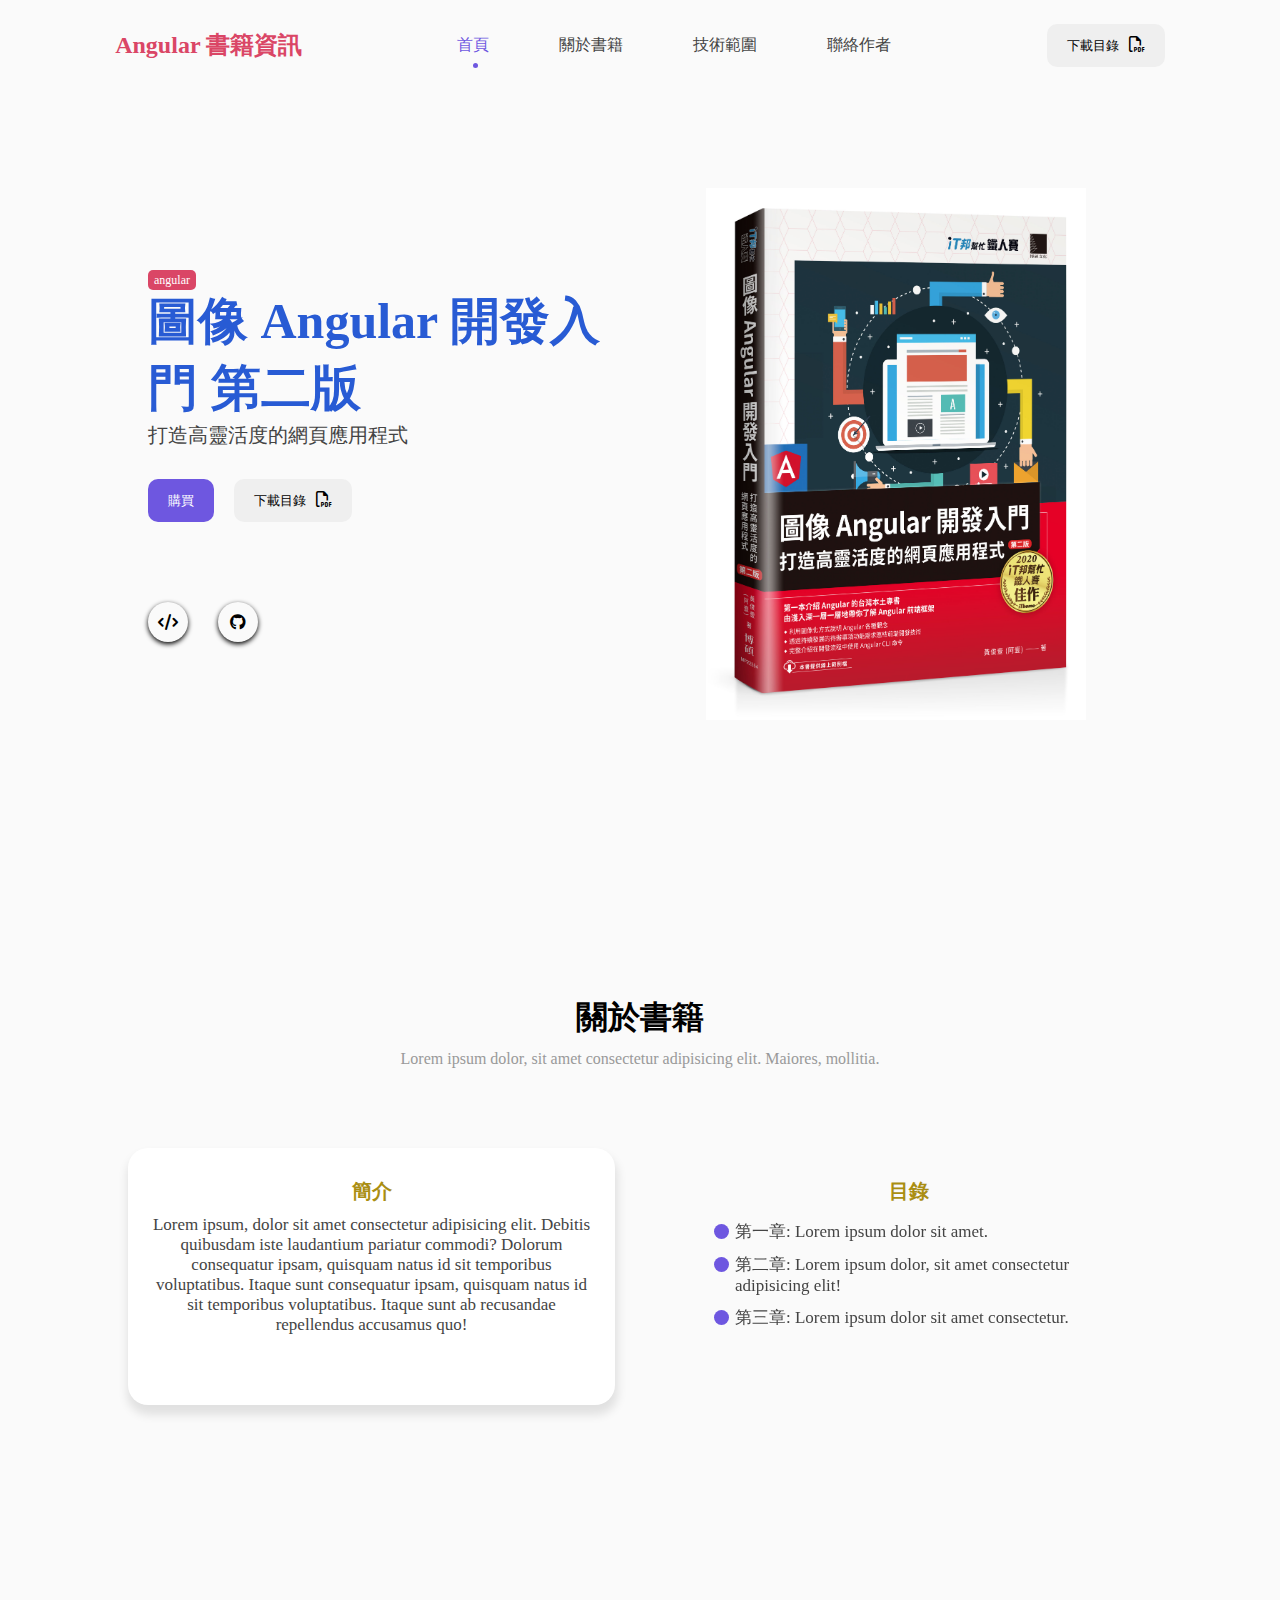
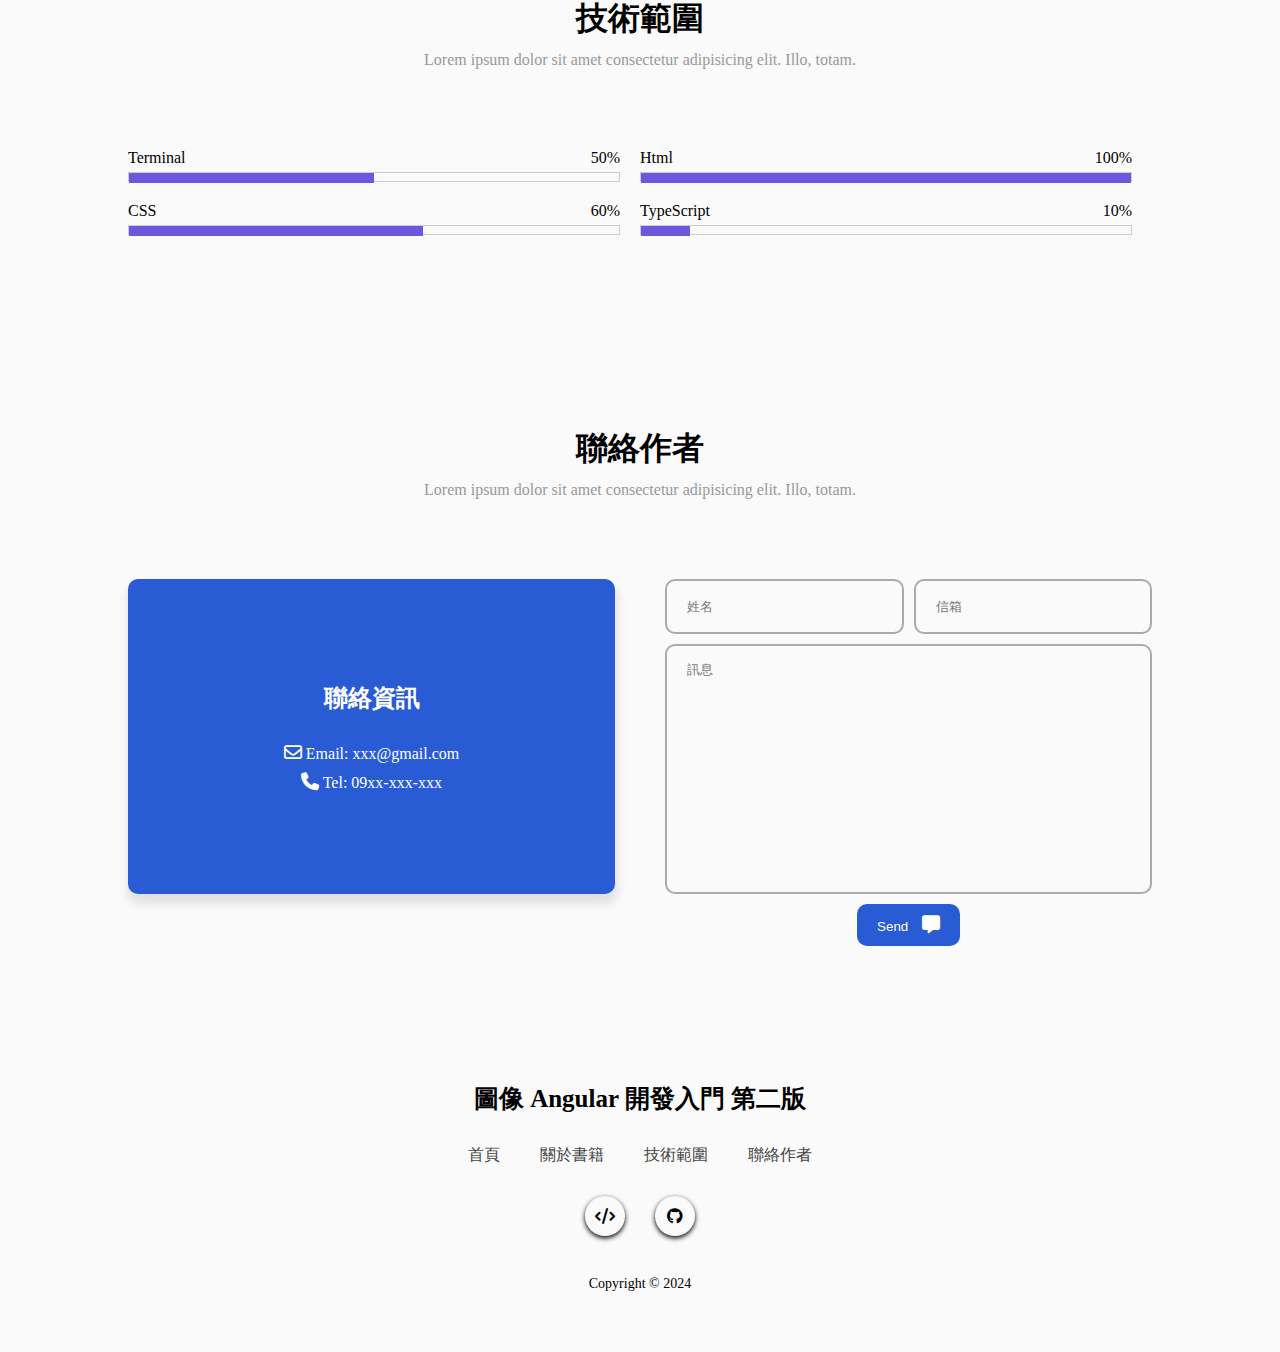
<file: src/index.html>
<!DOCTYPE html>
<html lang="en">
  <head>
    <meta charset="UTF-8" />
    <meta name="viewport" content="width=device-width, initial-scale=1.0" />
    <link rel="stylesheet" href="./style.min.css" />
    <link rel="stylesheet" href="https://cdnjs.cloudflare.com/ajax/libs/font-awesome/6.6.0/css/all.min.css" />
    <title>Angular 書籍資訊</title>
  </head>
  <body>
    <div class="container">
      <nav id="header">
        <div class="nav-logo">Angular 書籍資訊</div>
        <ul class="nav-menu">
          <li class="nav-item">
            <a href="#home" class="nav-link active-link">首頁</a>
          </li>
          <li class="nav-item">
            <a href="#book" class="nav-link">關於書籍</a>
          </li>
          <li class="nav-item">
            <a href="#skill" class="nav-link">技術範圍</a>
          </li>
          <li class="nav-item">
            <a href="#contact" class="nav-link">聯絡作者</a>
          </li>
        </ul>
        <div>
          <button class="btn">下載目錄<i class="fa-regular fa-file-pdf"></i></button>
        </div>
      </nav>
      <main class="wrapper">
        <section id="home" class="home-box">
          <div class="home-text">
            <div class="tag"><span>angular</span></div>
            <div class="name">圖像 Angular 開發入門 第二版</div>
            <div class="subtitle">打造高靈活度的網頁應用程式</div>
            <div class="text-btn">
              <button type="button" class="btn blue-btn">購買</button>
              <button class="btn">下載目錄<i class="fa-regular fa-file-pdf"></i></button>
            </div>
            <div class="icons">
              <div class="icon"><i class="fa-solid fa-code"></i></div>
              <div class="icon"><i class="fa-brands fa-github"></i></div>
            </div>
          </div>
          <div class="home-image">
            <div class="image">
              <img src="./assets/images/angular.jpg" alt="angular" />
            </div>
          </div>
        </section>
        <section id="book" class="section">
          <div class="top-header">
            <h1>關於書籍</h1>
            <span>Lorem ipsum dolor, sit amet consectetur adipisicing elit. Maiores, mollitia.</span>
          </div>
          <div class="about-container">
            <div class="introduce">
              <div class="card">
                <h3>簡介</h3>
                <div>
                  Lorem ipsum, dolor sit amet consectetur adipisicing elit. Debitis quibusdam iste laudantium pariatur commodi? Dolorum
                  consequatur ipsam, quisquam natus id sit temporibus voluptatibus. Itaque sunt consequatur ipsam, quisquam natus id sit
                  temporibus voluptatibus. Itaque sunt ab recusandae repellendus accusamus quo!
                </div>
              </div>
            </div>
            <div class="contents">
              <div class="list">
                <h3>目錄</h3>
                <div class="item">第一章: Lorem ipsum dolor sit amet.</div>
                <div class="item">第二章: Lorem ipsum dolor, sit amet consectetur adipisicing elit!</div>
                <div class="item">第三章: Lorem ipsum dolor sit amet consectetur.</div>
              </div>
            </div>
          </div>
        </section>
        <section id="skill" class="section">
          <div class="top-header">
            <h1>技術範圍</h1>
            <span>Lorem ipsum dolor sit amet consectetur adipisicing elit. Illo, totam.</span>
          </div>
          <div class="skill-container">
            <div class="skill-item">
              <span class="skill">
                <span>Terminal</span>
                <span>50%</span>
              </span>
              <div class="progress-bar-wrap">
                <div class="progress-bar" style="width: 50%"></div>
              </div>
            </div>
            <div class="skill-item">
              <span class="skill">
                <span>Html</span>
                <span>100%</span>
              </span>
              <div class="progress-bar-wrap">
                <div class="progress-bar" style="width: 100%"></div>
              </div>
            </div>
            <div class="skill-item">
              <span class="skill">
                <span>CSS</span>
                <span>60%</span>
              </span>
              <div class="progress-bar-wrap">
                <div class="progress-bar" style="width: 60%"></div>
              </div>
            </div>
            <div class="skill-item">
              <span class="skill">
                <span>TypeScript</span>
                <span>10%</span>
              </span>
              <div class="progress-bar-wrap">
                <div class="progress-bar" style="width: 10%"></div>
              </div>
            </div>
          </div>
        </section>
        <section id="contact" class="section">
          <div class="top-header">
            <h1>聯絡作者</h1>
            <span>Lorem ipsum dolor sit amet consectetur adipisicing elit. Illo, totam.</span>
          </div>
          <div class="contact-container">
            <div class="info">
              <div class="contact-info">
                <h2>聯絡資訊</h2>
                <div><i class="fa-regular fa-envelope"></i> Email: xxx@gmail.com</div>
                <div><i class="fa-solid fa-phone"></i> Tel: 09xx-xxx-xxx</div>
              </div>
            </div>
            <div class="form">
              <input type="text" placeholder="姓名" />
              <input type="email" placeholder="信箱" />
              <textarea placeholder="訊息"></textarea>
              <button type="button" class="btn">Send <i class="fa-solid fa-message"></i></button>
            </div>
          </div>
        </section>
      </main>
      <footer>
        <div class="top-footer">圖像 Angular 開發入門 第二版</div>
        <ul class="footer-menu">
          <li class="menu-item">
            <a href="#home">首頁</a>
          </li>
          <li class="menu-item">
            <a href="#book">關於書籍</a>
          </li>
          <li class="menu-item">
            <a href="#skill">技術範圍</a>
          </li>
          <li class="menu-item">
            <a href="#contact">聯絡作者</a>
          </li>
        </ul>
        <div class="footer-icons">
          <div class="icon"><i class="fa-solid fa-code"></i></div>
          <div class="icon"><i class="fa-brands fa-github"></i></div>
        </div>
        <div class="bottom-footer">Copyright &copy; 2024</div>
      </footer>
    </div>
    <script src="./main.js"></script>
  </body>
</html>
</file>
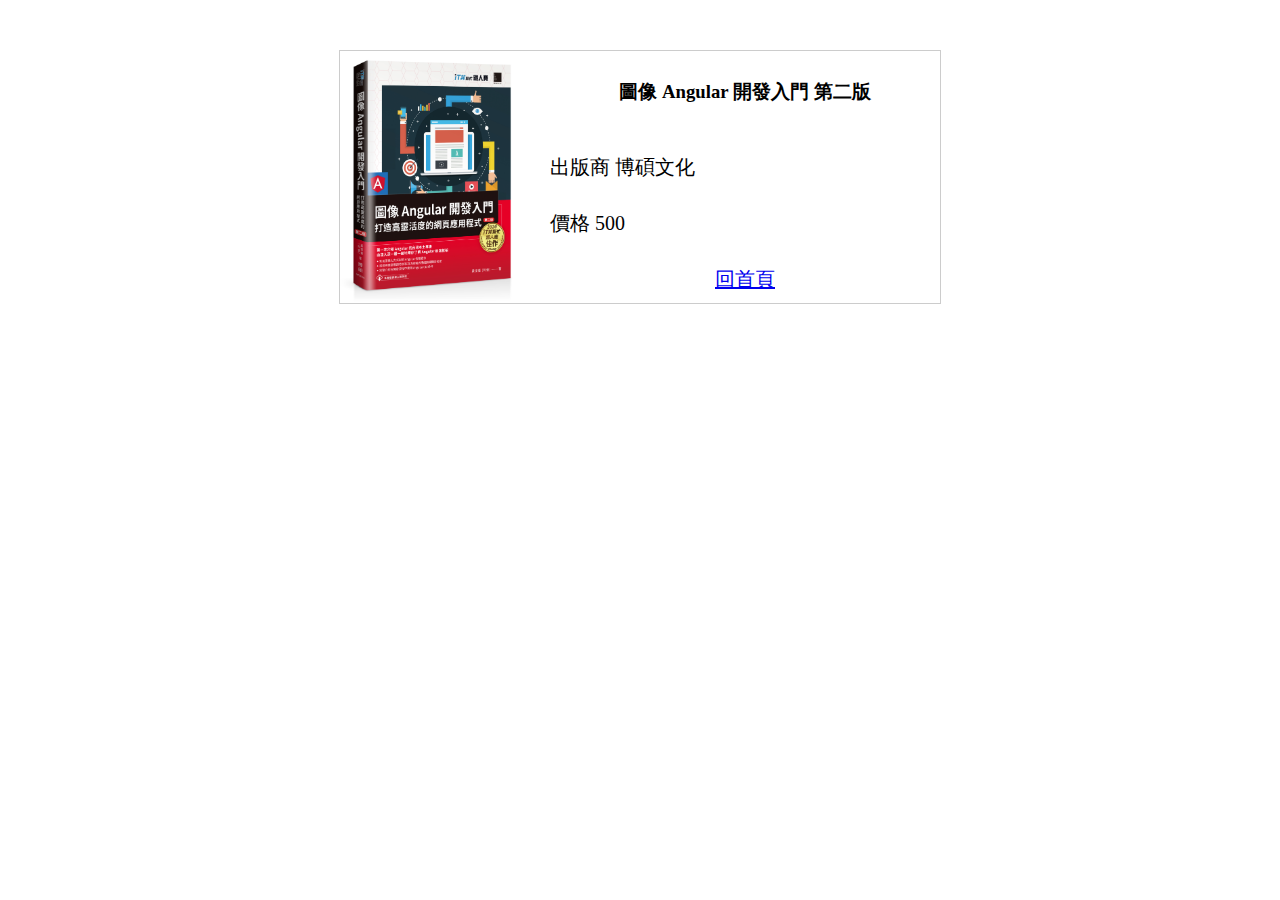
<file: src/angular.html>
<!DOCTYPE html>
<html lang="en">
  <head>
    <meta charset="UTF-8" />
    <meta name="viewport" content="width=device-width, initial-scale=1.0" />
    <title>圖像 Angular 開發入門 第二版</title>
    <link rel="stylesheet" href="./angular.min.css" />
  </head>
  <body>
    <section class="container">
      <img src="./assets/images/angular.jpg" alt="angular" width="180" />
      <h3>圖像 Angular 開發入門 第二版</h3>
      <div class="column">
        <label>出版商</label>
        <span>博碩文化</span>
      </div>
      <div class="column">
        <label>價格</label>
        <span>500</span>
      </div>
      <div class="toolbar">
        <a href="./index.html">回首頁</a>
      </div>
    </section>
  </body>
</html>
</file>
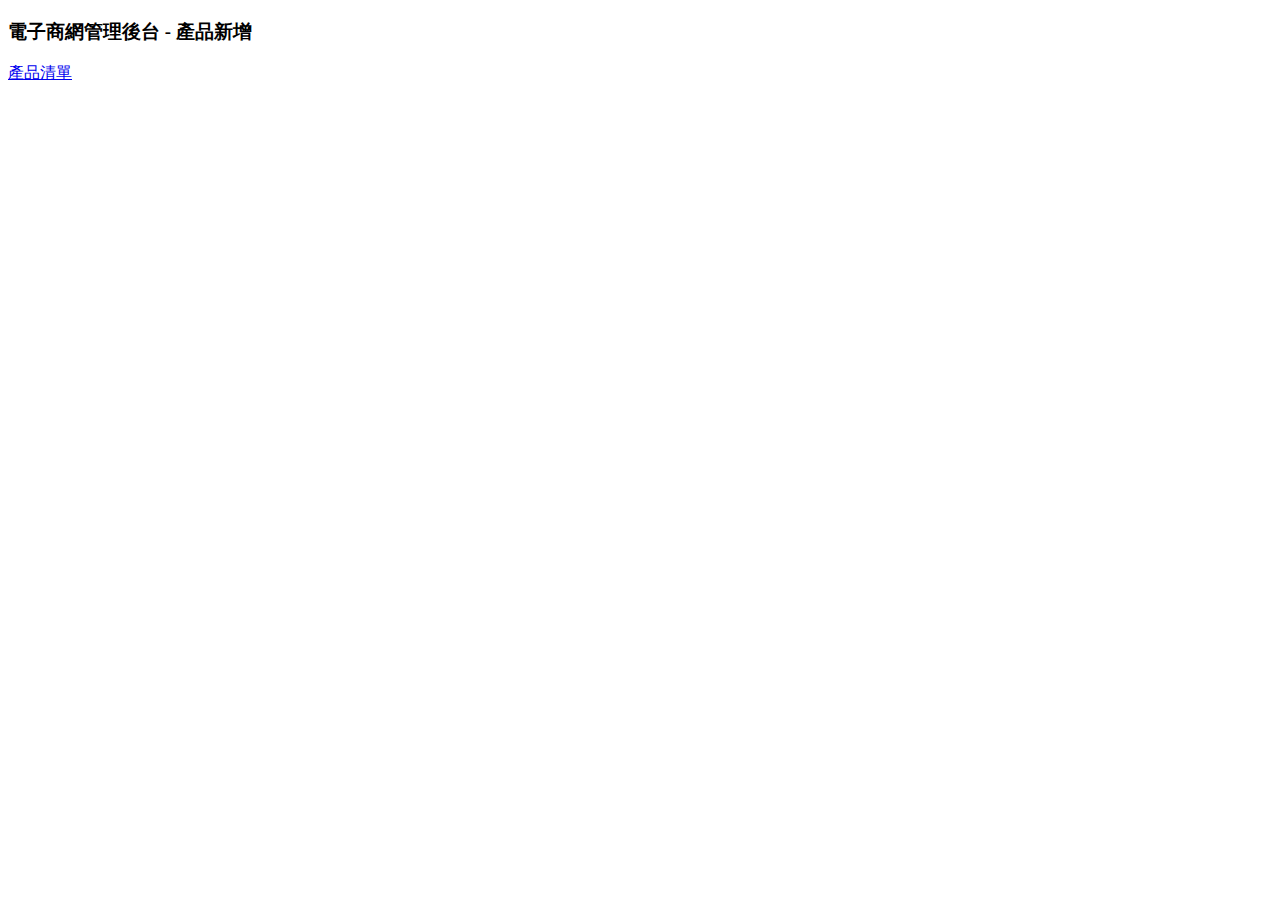
<file: src/form.html>
<!DOCTYPE html>
<html lang="en">
  <head>
    <meta charset="UTF-8" />
    <meta name="viewport" content="width=device-width, initial-scale=1.0" />
    <title>電子商網管理後台</title>
  </head>
  <header>
    <h3>電子商網管理後台 - 產品新增</h3>
  </header>
  <nav>
    <a href="./index.html">產品清單</a>
  </nav>
  <body></body>
</html>
</file>
<file: src/style.min.css>
nav{background-color:var(--body-color);position:fixed;width:100%;height:90px;line-height:90px;padding-inline:9vw;display:flex;justify-content:space-between}nav .nav-logo{font-size:24px;font-weight:600;color:var(--logo-color)}nav ul{display:flex;list-style:none}nav ul .nav-link{text-decoration:none;color:var(--text-color);font-weight:500;padding-inline:15px;margin-inline:20px}nav ul .active-link{position:relative;color:var(--first-color)}nav ul .active-link::after{position:absolute;content:"";width:5px;height:5px;background-color:var(--first-color);left:50%;bottom:-15px;border-radius:50%}.btn{font-weight:500;padding:12px 20px;border-color:#efefef;border:none;border-radius:10px;cursor:pointer}.btn:hover{background-color:var(--second-color);color:var(---white-color)}.btn>i{margin-left:10px}.home-text{padding-left:20px;min-height:80vh;width:50%;display:flex;flex-direction:column;justify-content:center}.home-text .tag>span{background-color:var(--logo-color);color:var(--white-color);padding:3px 6px;font-size:12px;border-radius:5px}.home-text .name{font-size:50px;font-weight:600;color:var(--third-color)}.home-text .subtitle{font-size:20px;margin-bottom:30px;color:var(--text-color)}.home-text .text-btn{display:flex;gap:20px}.home-text .text-btn>.blue-btn{background-color:var(--first-color);color:var(--white-color)}.home-text .text-btn>.blue-btn:hover{background-color:var(--first-color-hover)}.home-text .icons{display:flex;margin-top:5em;gap:30px}.home-image{display:flex;justify-content:right;align-items:center;width:50%;min-height:80vh}.home-image .image{width:380px;margin:0 auto;overflow:hidden}.home-image .image img{width:380px}.about-container{display:flex;justify-content:space-between;width:100%;gap:50px}.about-container .introduce,.about-container .contents{width:50%}.about-container h3{margin-bottom:10px;font-size:20px;font-weight:600;color:var(--second-color)}.about-container .card{display:flex;align-items:center;flex-direction:column;padding:30px 20px 70px;width:100%;background-color:var(--white-color);border-radius:20px;box-shadow:1px 8px 10px 2px var(--first-shadow-color)}.about-container .card div{text-align:center;font-size:17px;color:var(--text-color)}.about-container .list{display:flex;flex-direction:column;padding:30px 65px 70px;width:100%}.about-container .list h3{text-align:center}.about-container .list .item{font-size:17px;padding:5px;color:var(--text-color);position:relative}.about-container .list .item::before{box-sizing:border-box;content:"";top:9px;left:-16px;position:absolute;border-radius:50px;width:15px;height:15px;background-color:var(--first-color)}.skill-container{display:flex;width:100%;gap:20px;flex-wrap:wrap}.skill-container .skill-item{flex-basis:calc(50% - 20px);display:flex;flex-direction:column;gap:5px}.skill-container .skill-item .skill{display:flex;justify-content:space-between;align-items:center}.skill-container .skill-item .progress-bar-wrap{height:10px;border:1px solid #ccc}.skill-container .skill-item .progress-bar-wrap .progress-bar{height:10px;background-color:var(--first-color)}.contact-container{display:flex;justify-content:space-between;width:100%;gap:50px}.contact-container .info,.contact-container .form{width:50%}.contact-container .contact-info{display:flex;flex-direction:column;justify-content:center;align-items:center;padding:20px 30px;width:100%;height:315px;background-color:var(--third-color);color:var(--white-color);border-radius:10px;gap:10px;box-shadow:1px 8px 10px 2px var(--first-shadow-color)}.contact-container .contact-info>h2{margin-bottom:20px}.contact-container .contact-info i{font-size:18px}.contact-container .form{display:grid;grid-template-columns:repeat(2, 1fr);grid-template-rows:55px 250px 1fr;gap:10px}.contact-container .form input,.contact-container .form textarea{background:rgba(0,0,0,0);border:2px solid #aaa;border-radius:10px;padding:15px 20px;outline:none}.contact-container .form input{padding:15px 20px}.contact-container .form textarea{grid-column:1/3;resize:none}.contact-container .form .btn{margin:0 auto;grid-column:1/3;background-color:var(--third-color);color:var(--white-color)}.contact-container .form .btn i{font-size:18px}footer{display:flex;justify-content:center;align-items:center;flex-direction:column;row-gap:30px;padding-block:40px 60px}footer .top-footer{font-size:25px;font-weight:600}footer .footer-menu{display:flex}footer .footer-menu .menu-item{list-style:none}footer .footer-menu .menu-item a{text-decoration:none;color:var(--text-color);font-weight:500;margin-inline:20px}footer .footer-icons{display:flex;gap:30px}footer .bottom-footer{font-size:14px;margin-top:10px}:root{--body-color: rgb(250, 250, 250);--logo-color: rgb(218, 70, 102);--white-color: rgb(255, 255, 255);--text-color: rgb(68, 68, 68);--first-color: rgb(110, 87, 224);--first-color-hover: rgb(40, 91, 212);--first-shadow-color: rgba(0, 0, 0, 0.1);--second-color: rgb(170, 142, 18);--third-color: rgb(40, 91, 212)}html{scroll-behavior:smooth}body{background-color:var(--body-color)}body .container{width:100%}*{margin:0;padding:0;box-sizing:border-box}.wrapper{padding-inline:10vw}.wrapper .home-box{display:flex;padding-block:6em;height:100vh;min-height:700px}.wrapper .section{padding-block:6em}.wrapper .section .top-header{text-align:center;margin-bottom:5em}.wrapper .section .top-header h1{font-weight:600;margin-bottom:10px}.wrapper .section .top-header span{color:#999}i{font-size:16px}.icon{display:flex;justify-content:center;align-items:center;width:40px;height:40px;border-radius:50%;box-shadow:0px 2px 5px 0px #000;cursor:pointer}/*# sourceMappingURL=style.min.css.map */
</file>
<file: src/angular.min.css>
section.container{margin:0 auto;margin-top:50px;width:600px;border:solid 1px #ccc;display:grid;grid-template-columns:200px 1fr;gap:10px}section img{grid-row:1/5}section h3,section div.toolbar{text-align:center;align-self:center}section div.column{font-size:20px;align-self:center}section a{font-size:20px}section a:active,section a:hover,section a:focus{color:#000;text-decoration:none}/*# sourceMappingURL=angular.min.css.map */
</file>
